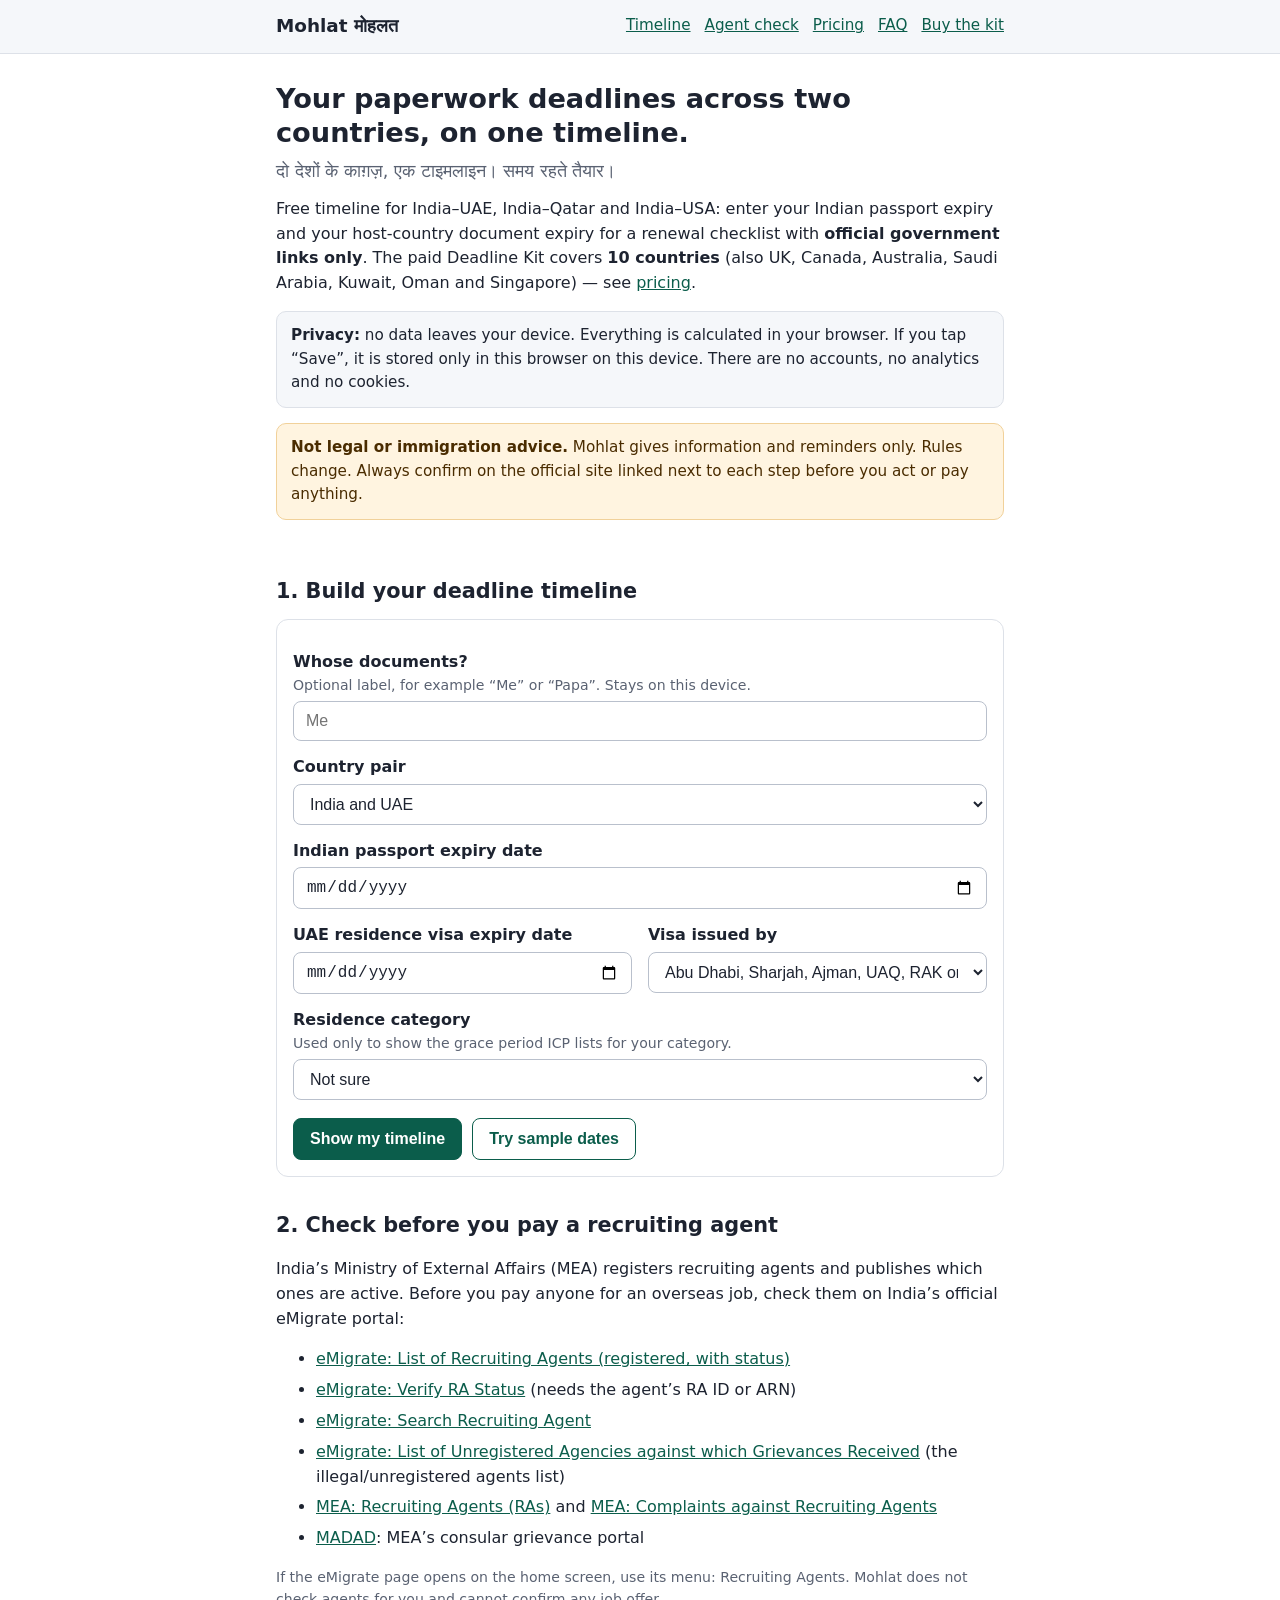
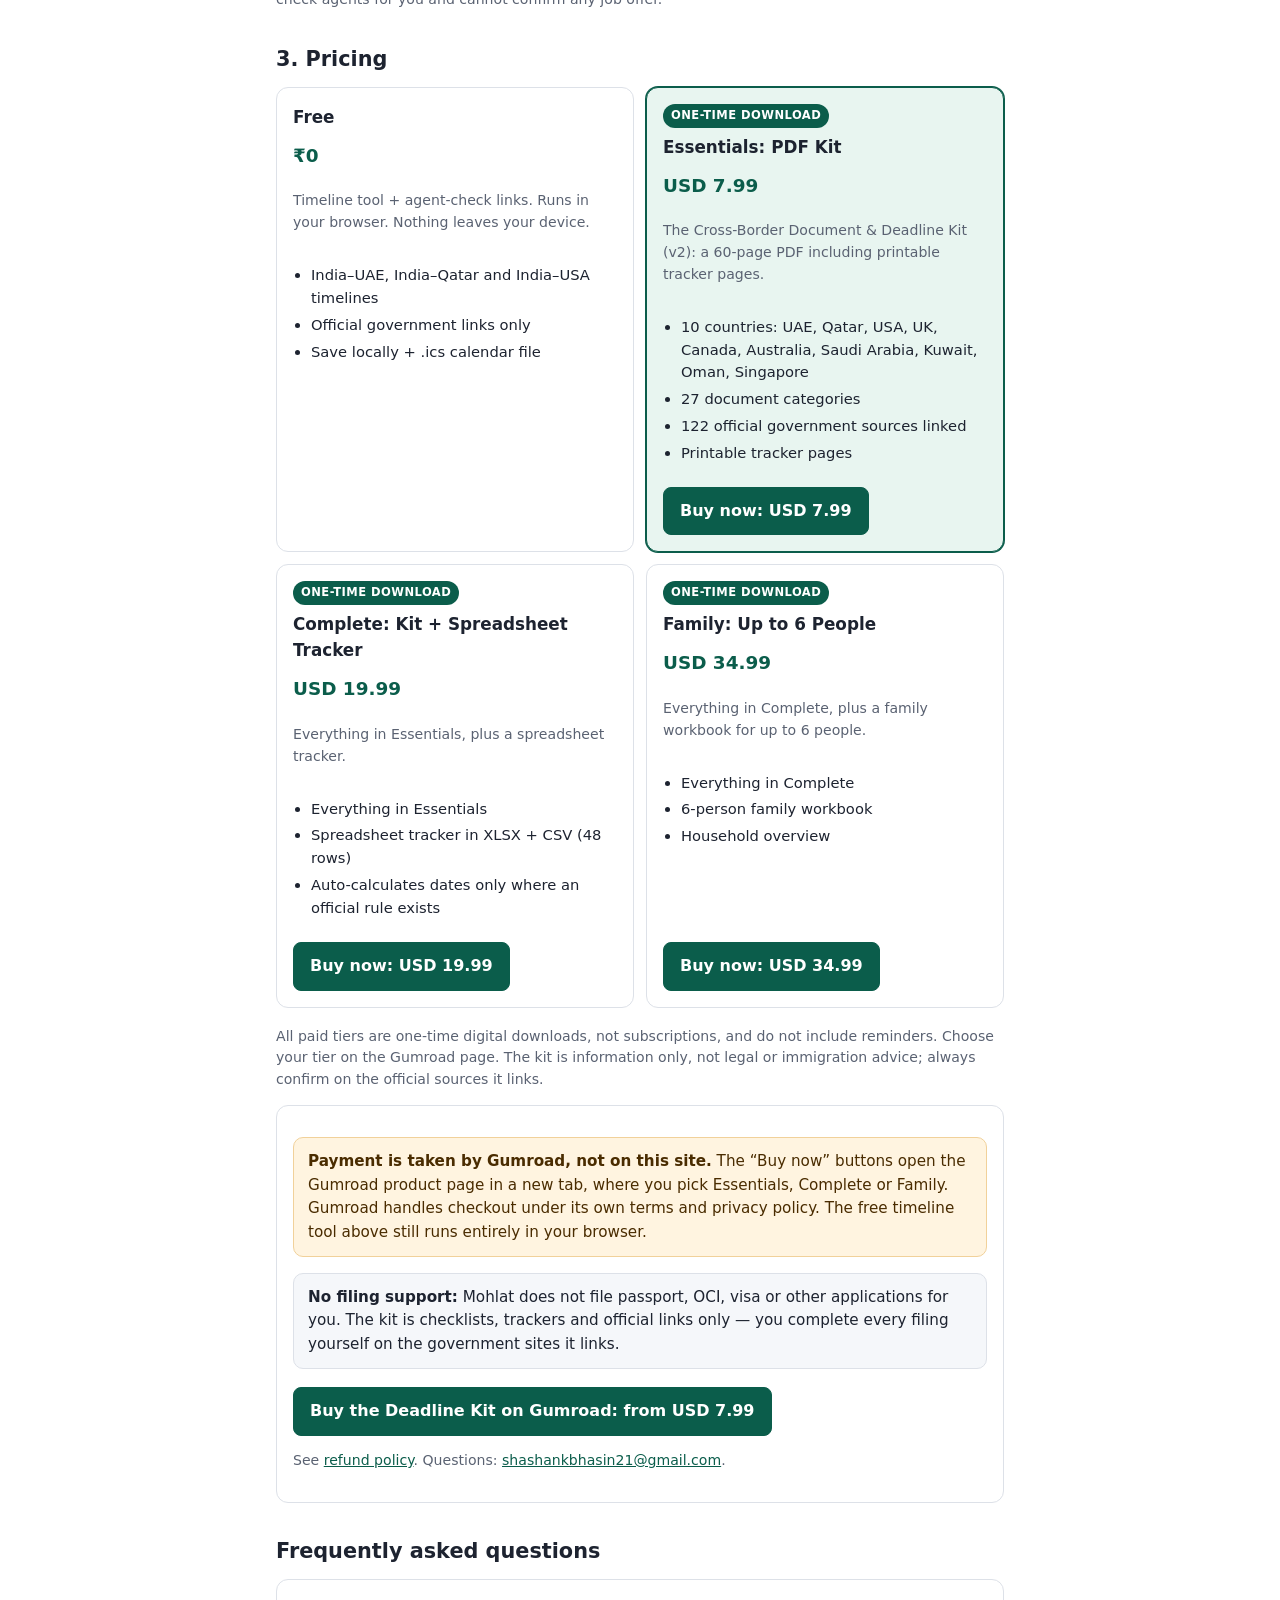
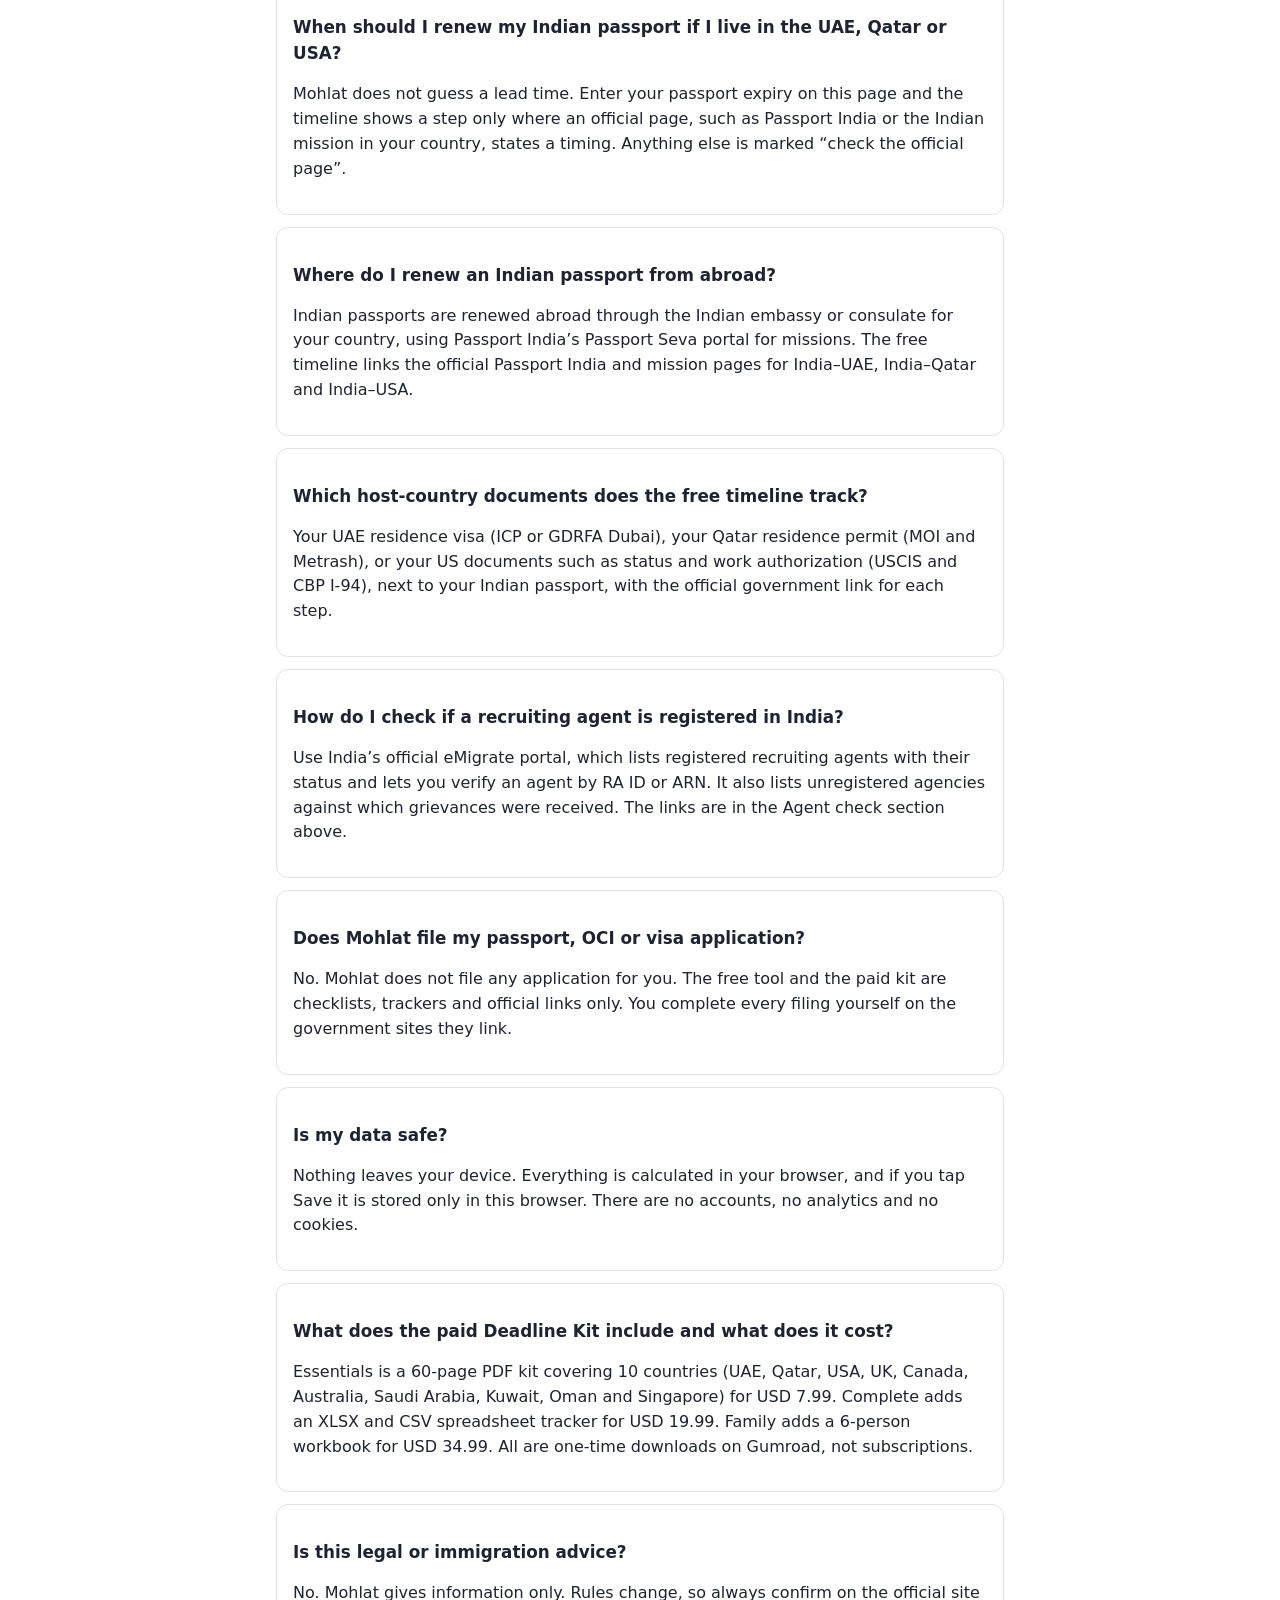
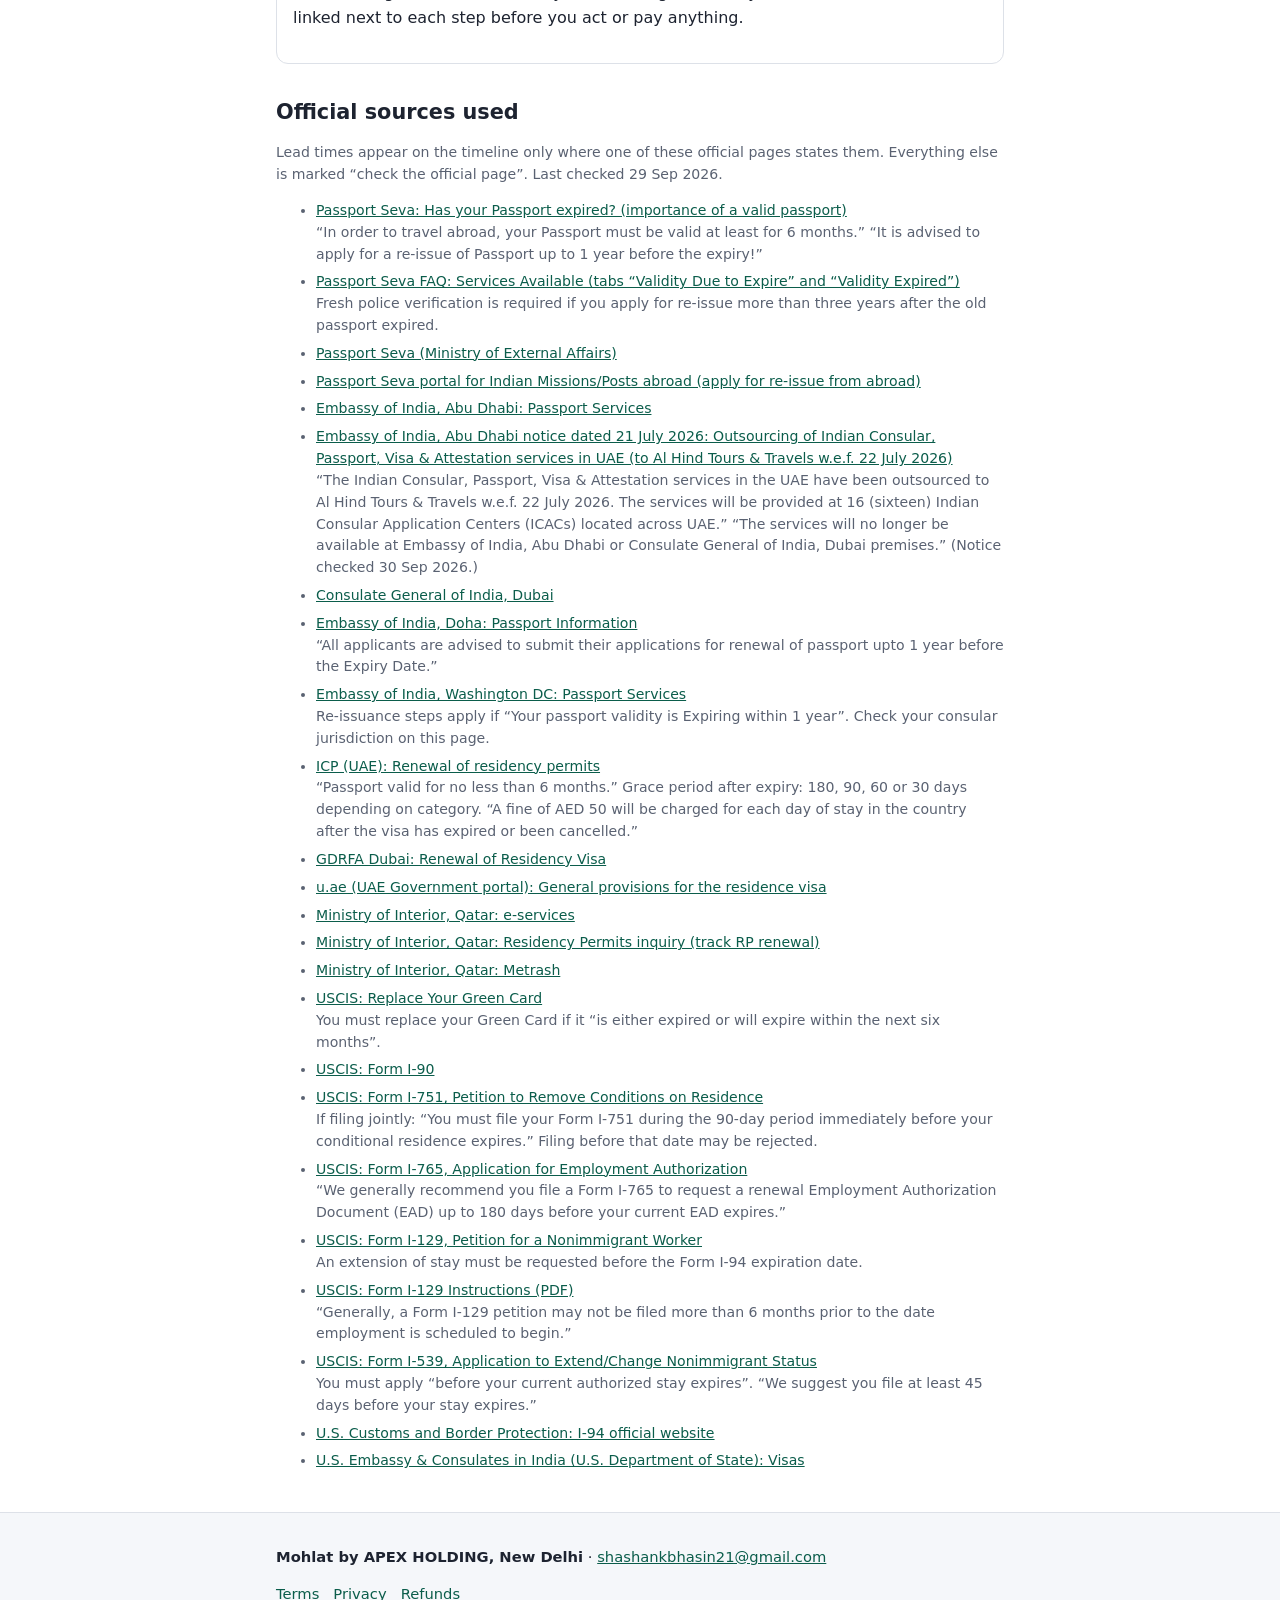
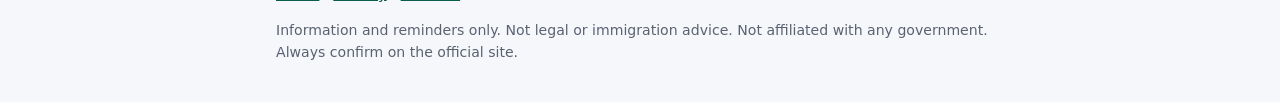
<file: index.html>
<!doctype html>
<html lang="en">
<head>
<meta charset="utf-8">
<meta name="viewport" content="width=device-width,initial-scale=1">
<meta http-equiv="Content-Security-Policy" content="default-src 'self'; script-src 'self'; style-src 'self'; img-src 'self' data:; connect-src 'none'; form-action 'none'; base-uri 'none'; object-src 'none'">
<meta name="referrer" content="no-referrer">
<title>Mohlat: paperwork deadline timeline for India–UAE, India–Qatar and India–USA families</title>
<meta name="description" content="Free tool: enter your Indian passport and UAE residence visa, Qatar QID/residence permit or US document expiry dates. Get a renewal timeline and checklist with official links only. Nothing leaves your device. Paid kit covers 10 countries.">
<link rel="canonical" href="https://shashankbhasin21-spec.github.io/mohlat/">
<meta property="og:title" content="Mohlat: paperwork deadlines for India–UAE, Qatar and USA families">
<meta property="og:description" content="Free browser timeline for Indian passport + UAE/Qatar/US renewals with official links only. Paid kit covers 10 countries. Nothing leaves your device. Not legal advice.">
<meta property="og:url" content="https://shashankbhasin21-spec.github.io/mohlat/">
<meta property="og:type" content="website">
<meta name="twitter:card" content="summary">
<meta name="twitter:title" content="Mohlat: Indian passport + UAE, Qatar, USA renewal timeline">
<meta name="twitter:description" content="Free browser timeline for Indian passport and UAE/Qatar/US document renewals with official links only. Nothing leaves your device. Not legal advice.">
<script type="application/ld+json">{"@context": "https://schema.org", "@type": "FAQPage", "mainEntity": [{"@type": "Question", "name": "When should I renew my Indian passport if I live in the UAE, Qatar or USA?", "acceptedAnswer": {"@type": "Answer", "text": "Mohlat does not guess a lead time. Enter your passport expiry on this page and the timeline shows a step only where an official page, such as Passport India or the Indian mission in your country, states a timing. Anything else is marked “check the official page”."}}, {"@type": "Question", "name": "Where do I renew an Indian passport from abroad?", "acceptedAnswer": {"@type": "Answer", "text": "Indian passports are renewed abroad through the Indian embassy or consulate for your country, using Passport India’s Passport Seva portal for missions. The free timeline links the official Passport India and mission pages for India–UAE, India–Qatar and India–USA."}}, {"@type": "Question", "name": "Which host-country documents does the free timeline track?", "acceptedAnswer": {"@type": "Answer", "text": "Your UAE residence visa (ICP or GDRFA Dubai), your Qatar residence permit (MOI and Metrash), or your US documents such as status and work authorization (USCIS and CBP I-94), next to your Indian passport, with the official government link for each step."}}, {"@type": "Question", "name": "How do I check if a recruiting agent is registered in India?", "acceptedAnswer": {"@type": "Answer", "text": "Use India’s official eMigrate portal, which lists registered recruiting agents with their status and lets you verify an agent by RA ID or ARN. It also lists unregistered agencies against which grievances were received. The links are in the Agent check section above."}}, {"@type": "Question", "name": "Does Mohlat file my passport, OCI or visa application?", "acceptedAnswer": {"@type": "Answer", "text": "No. Mohlat does not file any application for you. The free tool and the paid kit are checklists, trackers and official links only. You complete every filing yourself on the government sites they link."}}, {"@type": "Question", "name": "Is my data safe?", "acceptedAnswer": {"@type": "Answer", "text": "Nothing leaves your device. Everything is calculated in your browser, and if you tap Save it is stored only in this browser. There are no accounts, no analytics and no cookies."}}, {"@type": "Question", "name": "What does the paid Deadline Kit include and what does it cost?", "acceptedAnswer": {"@type": "Answer", "text": "Essentials is a 60-page PDF kit covering 10 countries (UAE, Qatar, USA, UK, Canada, Australia, Saudi Arabia, Kuwait, Oman and Singapore) for USD 7.99. Complete adds an XLSX and CSV spreadsheet tracker for USD 19.99. Family adds a 6-person workbook for USD 34.99. All are one-time downloads on Gumroad, not subscriptions."}}, {"@type": "Question", "name": "Is this legal or immigration advice?", "acceptedAnswer": {"@type": "Answer", "text": "No. Mohlat gives information only. Rules change, so always confirm on the official site linked next to each step before you act or pay anything."}}]}</script>
<script type="application/ld+json">{"@context": "https://schema.org", "@type": "Product", "name": "Mohlat Cross-Border Document & Deadline Kit", "description": "60-page PDF kit with printable trackers for Indian families abroad: document and renewal checklists for 10 countries with official government sources linked. Information only, no filing support.", "url": "https://shashankbhasin21-spec.github.io/mohlat/", "brand": {"@type": "Brand", "name": "APEX HOLDING"}, "offers": [{"@type": "Offer", "name": "Essentials: PDF Kit", "price": "7.99", "priceCurrency": "USD", "availability": "https://schema.org/InStock", "url": "https://bhasinshashank.gumroad.com/l/cvlnzh"}, {"@type": "Offer", "name": "Complete: Kit + Spreadsheet Tracker", "price": "19.99", "priceCurrency": "USD", "availability": "https://schema.org/InStock", "url": "https://bhasinshashank.gumroad.com/l/cvlnzh"}, {"@type": "Offer", "name": "Family: Up to 6 People", "price": "34.99", "priceCurrency": "USD", "availability": "https://schema.org/InStock", "url": "https://bhasinshashank.gumroad.com/l/cvlnzh"}]}</script>
<link rel="icon" href="data:,">
<link rel="stylesheet" href="style.css">
</head>
<body>
<header class="site"><div class="wrap">
  <a class="brand" href="./">Mohlat <span lang="hi">मोहलत</span></a>
  <nav class="top" aria-label="Main"><a href="#tool">Timeline</a><a href="#agents">Agent check</a><a href="#pricing">Pricing</a><a href="#faq">FAQ</a><a href="#buy">Buy the kit</a></nav>
</div></header>

<main class="wrap">
<section class="hero">
  <h1>Your paperwork deadlines across two countries, on one timeline.</h1>
  <p class="tagline-hi" lang="hi">दो देशों के काग़ज़, एक टाइमलाइन। समय रहते तैयार।</p>
  <p class="lead">Free timeline for India–UAE, India–Qatar and India–USA: enter your Indian passport expiry and your host-country document expiry for a renewal checklist with <strong>official government links only</strong>. The paid Deadline Kit covers <strong>10 countries</strong> (also UK, Canada, Australia, Saudi Arabia, Kuwait, Oman and Singapore) — see <a href="#pricing">pricing</a>.</p>
  <p class="note"><strong>Privacy:</strong> no data leaves your device. Everything is calculated in your browser. If you tap “Save”, it is stored only in this browser on this device. There are no accounts, no analytics and no cookies.</p>
  <p class="note warn"><strong>Not legal or immigration advice.</strong> Mohlat gives information and reminders only. Rules change. Always confirm on the official site linked next to each step before you act or pay anything.</p>
</section>

<section id="tool" aria-labelledby="tool-h">
  <h2 id="tool-h">1. Build your deadline timeline</h2>
  <div class="card" id="form-card">
  <form id="f" novalidate>
    <label for="who">Whose documents? <span class="hint">Optional label, for example “Me” or “Papa”. Stays on this device.</span></label>
    <input type="text" id="who" maxlength="40" autocomplete="off" placeholder="Me">

    <label for="pair">Country pair</label>
    <select id="pair" required>
      <option value="uae">India and UAE</option>
      <option value="qatar">India and Qatar</option>
      <option value="usa">India and USA</option>
    </select>

    <label for="pp">Indian passport expiry date</label>
    <input type="date" id="pp" required>

    <fieldset id="fs-uae">
      <div class="row two">
        <div>
          <label for="uae-date">UAE residence visa expiry date</label>
          <input type="date" id="uae-date">
        </div>
        <div>
          <label for="uae-em">Visa issued by</label>
          <select id="uae-em">
            <option value="icp">Abu Dhabi, Sharjah, Ajman, UAQ, RAK or Fujairah (ICP)</option>
            <option value="dxb">Dubai (GDRFA Dubai)</option>
          </select>
        </div>
      </div>
      <label for="uae-cat">Residence category <span class="hint">Used only to show the grace period ICP lists for your category.</span></label>
      <select id="uae-cat">
        <option value="unknown">Not sure</option>
        <option value="180">Golden, Green or Blue Residence holder, or their family member (and other groups ICP lists for 180 days)</option>
        <option value="90">Skilled worker, levels 1–3, or property owner</option>
        <option value="60">Residence issued with a guarantor or host</option>
        <option value="30">All other categories (for example a regular employment or family visa)</option>
      </select>
    </fieldset>

    <fieldset id="fs-qatar" class="hidden">
      <label for="qa-date">Qatar residence permit (QID) expiry date</label>
      <input type="date" id="qa-date">
    </fieldset>

    <fieldset id="fs-usa" class="hidden">
      <div class="row two">
        <div>
          <label for="us-type">US document</label>
          <select id="us-type">
            <option value="gc10">Green Card (10-year)</option>
            <option value="gc2">Conditional Green Card (2-year)</option>
            <option value="ead">Employment Authorization Document (EAD)</option>
            <option value="h1b">I-94 end date: H-1B / L-1 or other employer-petition status</option>
            <option value="i539">I-94 end date: H-4, L-2, B-1/B-2 or other status extended with Form I-539</option>
            <option value="visa">US visa stamp in passport (for travel)</option>
          </select>
        </div>
        <div>
          <label for="us-date">Expiry / end date on that document</label>
          <input type="date" id="us-date">
        </div>
      </div>
    </fieldset>

    <p id="err" class="note danger hidden" role="alert"></p>
    <div class="btns">
      <button type="submit">Show my timeline</button>
      <button type="button" class="secondary" id="sample">Try sample dates</button>
    </div>
  </form>
  </div>

  <div id="out" class="hidden" aria-live="polite">
    <h3 id="out-h">Your timeline</h3>
    <div id="alerts"></div>
    <ol class="timeline" id="tl"></ol>
    <h3>Checklist</h3>
    <ul class="check" id="cl"></ul>
    <div class="btns">
      <button type="button" id="save">Save in this browser</button>
      <button type="button" class="secondary" id="ics">Download calendar file (.ics)</button>
      <button type="button" class="secondary" id="print">Print</button>
    </div>
    <p class="small">The calendar file is created on your device. Add it to your phone calendar for free alerts.</p>
    <p class="small">Official sources last checked by us: 29 Sep 2026. Rules can change after that date.</p>
  </div>

  <div id="saved-wrap" class="card hidden">
    <h3 class="mt0">Saved in this browser</h3>
    <div id="saved"></div>
    <button type="button" class="link" id="wipe">Delete all Mohlat data from this browser</button>
  </div>
</section>

<section id="agents" aria-labelledby="agents-h">
  <h2 id="agents-h">2. Check before you pay a recruiting agent</h2>
  <p>India’s Ministry of External Affairs (MEA) registers recruiting agents and publishes which ones are active. Before you pay anyone for an overseas job, check them on India’s official eMigrate portal:</p>
  <ul class="links">
    <li><a href="https://www.emigrate.gov.in/#/emigrate/emigrant/list-of-ra-consolidate-report" rel="noopener">eMigrate: List of Recruiting Agents (registered, with status)</a></li>
    <li><a href="https://www.emigrate.gov.in/#/emigrate/recruiting-agent/verify-ra-status" rel="noopener">eMigrate: Verify RA Status</a> (needs the agent’s RA ID or ARN)</li>
    <li><a href="https://www.emigrate.gov.in/#/emigrate/emigrant/find-recruiting-agent" rel="noopener">eMigrate: Search Recruiting Agent</a></li>
    <li><a href="https://www.emigrate.gov.in/#/emigrate/recruiting-agent/list-of-unregistered-ra-agencies-or-agents" rel="noopener">eMigrate: List of Unregistered Agencies against which Grievances Received</a> (the illegal/unregistered agents list)</li>
    <li><a href="https://www.mea.gov.in/ras" rel="noopener">MEA: Recruiting Agents (RAs)</a> and <a href="https://www.mea.gov.in/complaints-against-recruiting-agents" rel="noopener">MEA: Complaints against Recruiting Agents</a></li>
    <li><a href="https://madad.gov.in/" rel="noopener">MADAD</a>: MEA’s consular grievance portal</li>
  </ul>
  <p class="small">If the eMigrate page opens on the home screen, use its menu: Recruiting Agents. Mohlat does not check agents for you and cannot confirm any job offer.</p>
</section>

<section id="reminders" aria-labelledby="rem-h">
  <h2 id="rem-h">3. Pricing</h2>

  <div id="pricing" class="price-grid" aria-label="Plans">
    <article class="price-card">
      <h3 class="mt0">Free</h3>
      <p class="price-amt">₹0</p>
      <p class="small">Timeline tool + agent-check links. Runs in your browser. Nothing leaves your device.</p>
      <ul class="price-feats">
        <li>India–UAE, India–Qatar and India–USA timelines</li>
        <li>Official government links only</li>
        <li>Save locally + .ics calendar file</li>
      </ul>
    </article>
    <article class="price-card featured" id="buy">
      <p class="price-badge">One-time download</p>
      <h3 class="mt0">Essentials: PDF Kit</h3>
      <p class="price-amt">USD 7.99</p>
      <p class="small">The Cross-Border Document & Deadline Kit (v2): a 60-page PDF including printable tracker pages.</p>
      <ul class="price-feats">
        <li>10 countries: UAE, Qatar, USA, UK, Canada, Australia, Saudi Arabia, Kuwait, Oman, Singapore</li>
        <li>27 document categories</li>
        <li>122 official government sources linked</li>
        <li>Printable tracker pages</li>
      </ul>
      <div class="btns"><a class="button" href="https://bhasinshashank.gumroad.com/l/cvlnzh" target="_blank" rel="noopener">Buy now: USD 7.99</a></div>
    </article>
    <article class="price-card">
      <p class="price-badge">One-time download</p>
      <h3 class="mt0">Complete: Kit + Spreadsheet Tracker</h3>
      <p class="price-amt">USD 19.99</p>
      <p class="small">Everything in Essentials, plus a spreadsheet tracker.</p>
      <ul class="price-feats">
        <li>Everything in Essentials</li>
        <li>Spreadsheet tracker in XLSX + CSV (48 rows)</li>
        <li>Auto-calculates dates only where an official rule exists</li>
      </ul>
      <div class="btns"><a class="button" href="https://bhasinshashank.gumroad.com/l/cvlnzh" target="_blank" rel="noopener">Buy now: USD 19.99</a></div>
    </article>
    <article class="price-card">
      <p class="price-badge">One-time download</p>
      <h3 class="mt0">Family: Up to 6 People</h3>
      <p class="price-amt">USD 34.99</p>
      <p class="small">Everything in Complete, plus a family workbook for up to 6 people.</p>
      <ul class="price-feats">
        <li>Everything in Complete</li>
        <li>6-person family workbook</li>
        <li>Household overview</li>
      </ul>
      <div class="btns"><a class="button" href="https://bhasinshashank.gumroad.com/l/cvlnzh" target="_blank" rel="noopener">Buy now: USD 34.99</a></div>
    </article>
  </div>
  <p class="small">All paid tiers are one-time digital downloads, not subscriptions, and do not include reminders. Choose your tier on the Gumroad page. The kit is information only, not legal or immigration advice; always confirm on the official sources it links.</p>

  <div class="card" id="buy-card">
    <p class="note warn"><strong>Payment is taken by Gumroad, not on this site.</strong> The “Buy now” buttons open the Gumroad product page in a new tab, where you pick Essentials, Complete or Family. Gumroad handles checkout under its own terms and privacy policy. The free timeline tool above still runs entirely in your browser.</p>
    <p class="note"><strong>No filing support:</strong> Mohlat does not file passport, OCI, visa or other applications for you. The kit is checklists, trackers and official links only — you complete every filing yourself on the government sites it links.</p>
    <div class="btns">
      <a class="button" href="https://bhasinshashank.gumroad.com/l/cvlnzh" target="_blank" rel="noopener">Buy the Deadline Kit on Gumroad: from USD 7.99</a>
    </div>
    <p class="small">See <a href="refund.html">refund policy</a>. Questions: <a href="mailto:shashankbhasin21@gmail.com">shashankbhasin21@gmail.com</a>.</p>
  </div>
</section>

<section id="faq" aria-labelledby="faq-h">
  <h2 id="faq-h">Frequently asked questions</h2>
  <div class="card">
    <h3>When should I renew my Indian passport if I live in the UAE, Qatar or USA?</h3>
    <p>Mohlat does not guess a lead time. Enter your passport expiry on this page and the timeline shows a step only where an official page, such as Passport India or the Indian mission in your country, states a timing. Anything else is marked “check the official page”.</p>
  </div>
  <div class="card">
    <h3>Where do I renew an Indian passport from abroad?</h3>
    <p>Indian passports are renewed abroad through the Indian embassy or consulate for your country, using Passport India’s Passport Seva portal for missions. The free timeline links the official Passport India and mission pages for India–UAE, India–Qatar and India–USA.</p>
  </div>
  <div class="card">
    <h3>Which host-country documents does the free timeline track?</h3>
    <p>Your UAE residence visa (ICP or GDRFA Dubai), your Qatar residence permit (MOI and Metrash), or your US documents such as status and work authorization (USCIS and CBP I-94), next to your Indian passport, with the official government link for each step.</p>
  </div>
  <div class="card">
    <h3>How do I check if a recruiting agent is registered in India?</h3>
    <p>Use India’s official eMigrate portal, which lists registered recruiting agents with their status and lets you verify an agent by RA ID or ARN. It also lists unregistered agencies against which grievances were received. The links are in the Agent check section above.</p>
  </div>
  <div class="card">
    <h3>Does Mohlat file my passport, OCI or visa application?</h3>
    <p>No. Mohlat does not file any application for you. The free tool and the paid kit are checklists, trackers and official links only. You complete every filing yourself on the government sites they link.</p>
  </div>
  <div class="card">
    <h3>Is my data safe?</h3>
    <p>Nothing leaves your device. Everything is calculated in your browser, and if you tap Save it is stored only in this browser. There are no accounts, no analytics and no cookies.</p>
  </div>
  <div class="card">
    <h3>What does the paid Deadline Kit include and what does it cost?</h3>
    <p>Essentials is a 60-page PDF kit covering 10 countries (UAE, Qatar, USA, UK, Canada, Australia, Saudi Arabia, Kuwait, Oman and Singapore) for USD 7.99. Complete adds an XLSX and CSV spreadsheet tracker for USD 19.99. Family adds a 6-person workbook for USD 34.99. All are one-time downloads on Gumroad, not subscriptions.</p>
  </div>
  <div class="card">
    <h3>Is this legal or immigration advice?</h3>
    <p>No. Mohlat gives information only. Rules change, so always confirm on the official site linked next to each step before you act or pay anything.</p>
  </div>
</section>

<section aria-labelledby="src-h">
  <h2 id="src-h">Official sources used</h2>
  <p class="small">Lead times appear on the timeline only where one of these official pages states them. Everything else is marked “check the official page”. Last checked 29 Sep 2026.</p>
  <ul class="links small" id="srclist"></ul>
</section>
</main>

<footer class="site"><div class="wrap">
  <p><strong>Mohlat by APEX HOLDING, New Delhi</strong> · <a href="mailto:shashankbhasin21@gmail.com">shashankbhasin21@gmail.com</a></p>
  <nav aria-label="Legal"><a href="terms.html">Terms</a><a href="privacy.html">Privacy</a><a href="refund.html">Refunds</a></nav>
  <p class="small">Information and reminders only. Not legal or immigration advice. Not affiliated with any government. Always confirm on the official site.</p>
</div></footer>
<script src="app.js"></script>
</body>
</html>
</file>
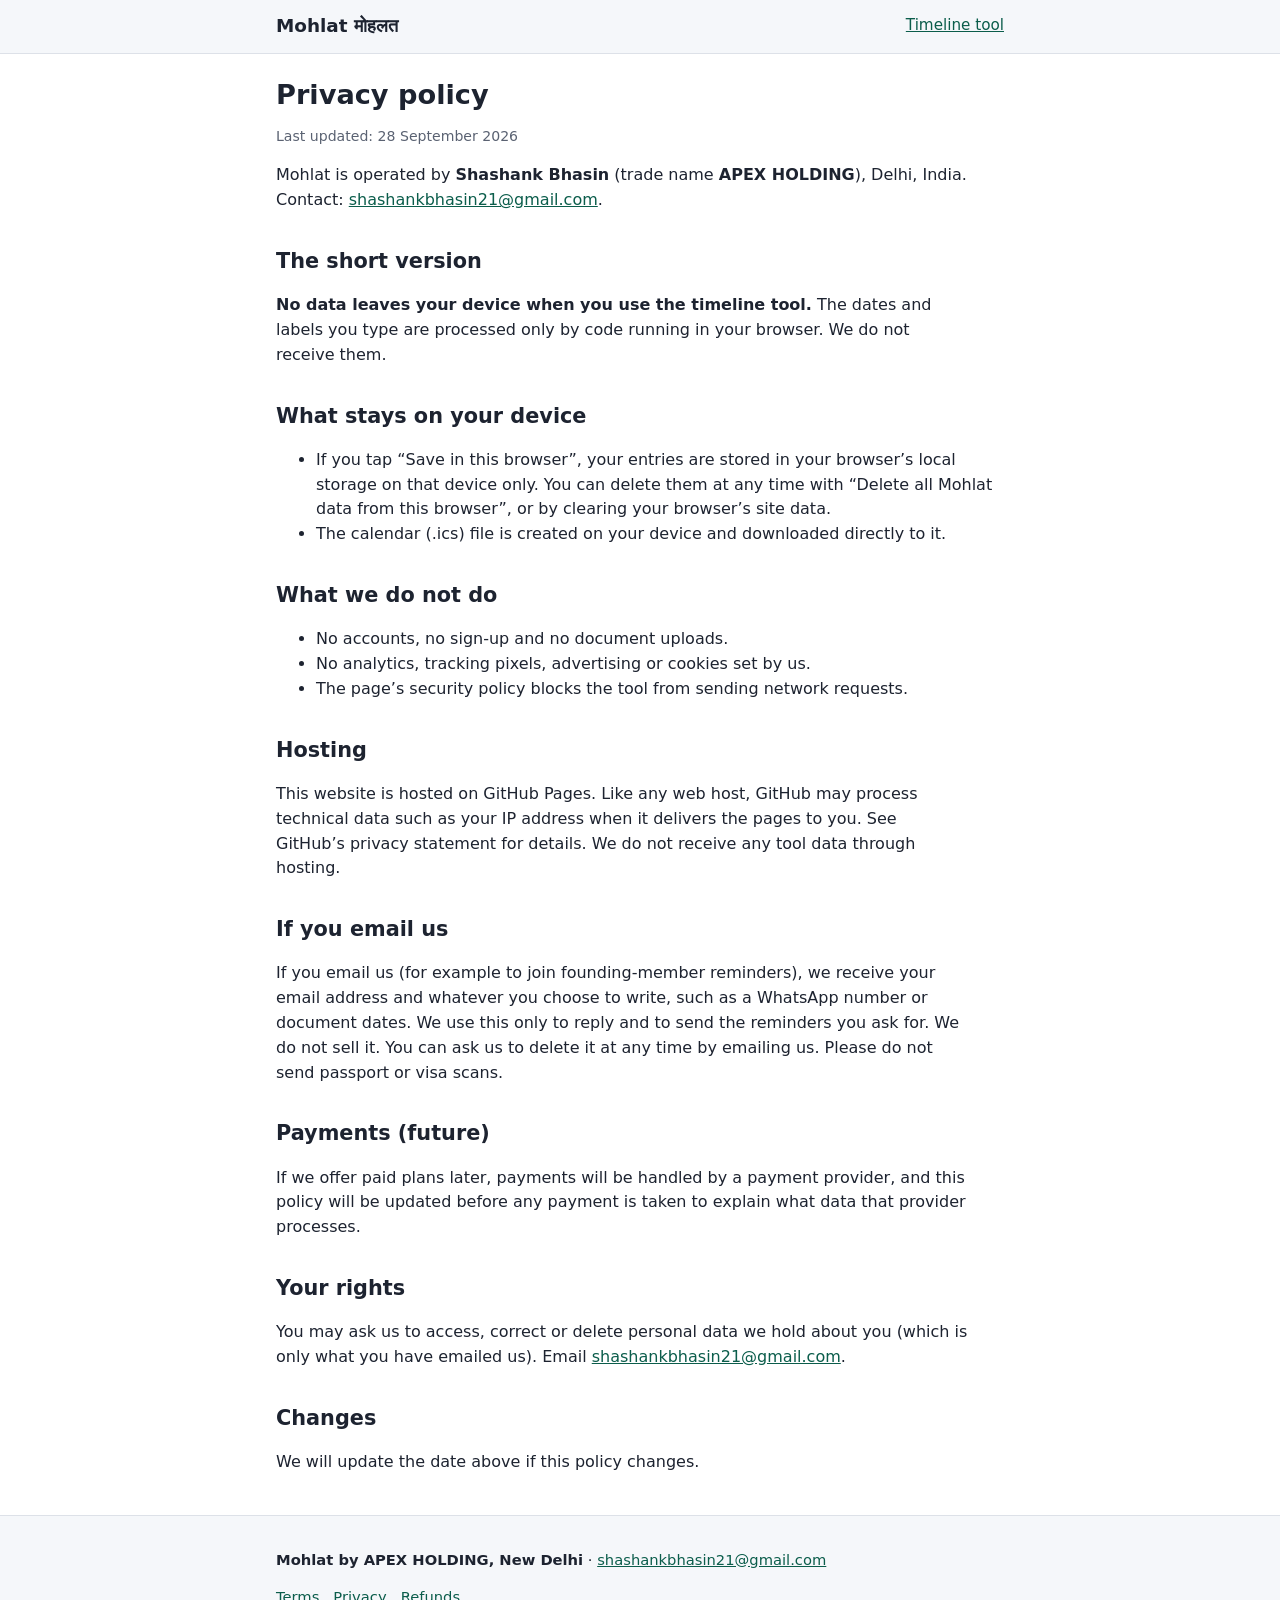
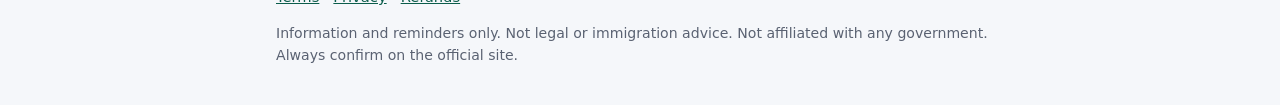
<file: privacy.html>
<!doctype html>
<html lang="en">
<head>
<meta charset="utf-8">
<meta name="viewport" content="width=device-width,initial-scale=1">
<meta http-equiv="Content-Security-Policy" content="default-src 'self'; style-src 'self'; img-src 'self' data:; connect-src 'none'; form-action 'none'; base-uri 'none'; object-src 'none'">
<meta name="referrer" content="no-referrer">
<title>Privacy policy · Mohlat</title>
<link rel="icon" href="data:,">
<link rel="stylesheet" href="style.css">
</head>
<body>
<header class="site"><div class="wrap">
  <a class="brand" href="./">Mohlat <span lang="hi">मोहलत</span></a>
  <nav class="top" aria-label="Main"><a href="./">Timeline tool</a></nav>
</div></header>
<main class="wrap doc">
<h1>Privacy policy</h1>
<p class="small">Last updated: 28 September 2026</p>
<p>Mohlat is operated by <strong>Shashank Bhasin</strong> (trade name <strong>APEX HOLDING</strong>), Delhi, India. Contact: <a href="mailto:shashankbhasin21@gmail.com">shashankbhasin21@gmail.com</a>.</p>
<h2>The short version</h2>
<p><strong>No data leaves your device when you use the timeline tool.</strong> The dates and labels you type are processed only by code running in your browser. We do not receive them.</p>
<h2>What stays on your device</h2>
<ul>
  <li>If you tap “Save in this browser”, your entries are stored in your browser’s local storage on that device only. You can delete them at any time with “Delete all Mohlat data from this browser”, or by clearing your browser’s site data.</li>
  <li>The calendar (.ics) file is created on your device and downloaded directly to it.</li>
</ul>
<h2>What we do not do</h2>
<ul>
  <li>No accounts, no sign-up and no document uploads.</li>
  <li>No analytics, tracking pixels, advertising or cookies set by us.</li>
  <li>The page’s security policy blocks the tool from sending network requests.</li>
</ul>
<h2>Hosting</h2>
<p>This website is hosted on GitHub Pages. Like any web host, GitHub may process technical data such as your IP address when it delivers the pages to you. See GitHub’s privacy statement for details. We do not receive any tool data through hosting.</p>
<h2>If you email us</h2>
<p>If you email us (for example to join founding-member reminders), we receive your email address and whatever you choose to write, such as a WhatsApp number or document dates. We use this only to reply and to send the reminders you ask for. We do not sell it. You can ask us to delete it at any time by emailing us. Please do not send passport or visa scans.</p>
<h2>Payments (future)</h2>
<p>If we offer paid plans later, payments will be handled by a payment provider, and this policy will be updated before any payment is taken to explain what data that provider processes.</p>
<h2>Your rights</h2>
<p>You may ask us to access, correct or delete personal data we hold about you (which is only what you have emailed us). Email <a href="mailto:shashankbhasin21@gmail.com">shashankbhasin21@gmail.com</a>.</p>
<h2>Changes</h2>
<p>We will update the date above if this policy changes.</p>
</main>
<footer class="site"><div class="wrap">
  <p><strong>Mohlat by APEX HOLDING, New Delhi</strong> · <a href="mailto:shashankbhasin21@gmail.com">shashankbhasin21@gmail.com</a></p>
  <nav aria-label="Legal"><a href="terms.html">Terms</a><a href="privacy.html">Privacy</a><a href="refund.html">Refunds</a></nav>
  <p class="small">Information and reminders only. Not legal or immigration advice. Not affiliated with any government. Always confirm on the official site.</p>
</div></footer>
</body>
</html>
</file>
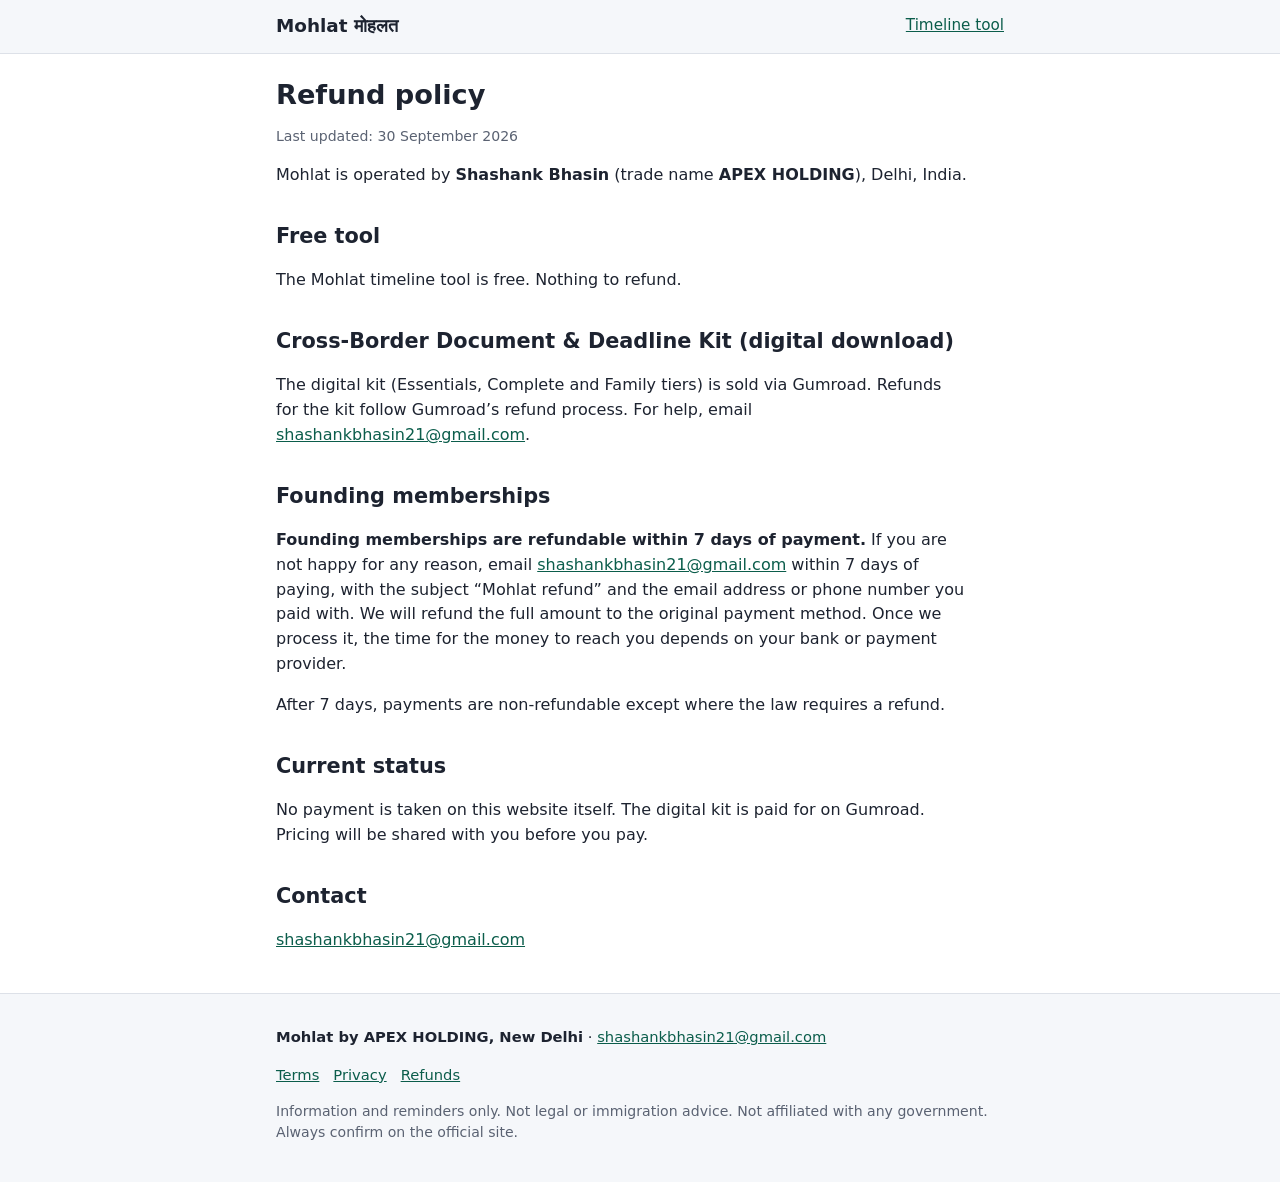
<file: refund.html>
<!doctype html>
<html lang="en">
<head>
<meta charset="utf-8">
<meta name="viewport" content="width=device-width,initial-scale=1">
<meta http-equiv="Content-Security-Policy" content="default-src 'self'; style-src 'self'; img-src 'self' data:; connect-src 'none'; form-action 'none'; base-uri 'none'; object-src 'none'">
<meta name="referrer" content="no-referrer">
<title>Refund policy · Mohlat</title>
<link rel="icon" href="data:,">
<link rel="stylesheet" href="style.css">
</head>
<body>
<header class="site"><div class="wrap">
  <a class="brand" href="./">Mohlat <span lang="hi">मोहलत</span></a>
  <nav class="top" aria-label="Main"><a href="./">Timeline tool</a></nav>
</div></header>
<main class="wrap doc">
<h1>Refund policy</h1>
<p class="small">Last updated: 30 September 2026</p>
<p>Mohlat is operated by <strong>Shashank Bhasin</strong> (trade name <strong>APEX HOLDING</strong>), Delhi, India.</p>
<h2>Free tool</h2>
<p>The Mohlat timeline tool is free. Nothing to refund.</p>
<h2>Cross-Border Document &amp; Deadline Kit (digital download)</h2>
<p>The digital kit (Essentials, Complete and Family tiers) is sold via Gumroad. Refunds for the kit follow Gumroad’s refund process. For help, email <a href="mailto:shashankbhasin21@gmail.com">shashankbhasin21@gmail.com</a>.</p>
<h2>Founding memberships</h2>
<p><strong>Founding memberships are refundable within 7 days of payment.</strong> If you are not happy for any reason, email <a href="mailto:shashankbhasin21@gmail.com">shashankbhasin21@gmail.com</a> within 7 days of paying, with the subject “Mohlat refund” and the email address or phone number you paid with. We will refund the full amount to the original payment method. Once we process it, the time for the money to reach you depends on your bank or payment provider.</p>
<p>After 7 days, payments are non-refundable except where the law requires a refund.</p>
<h2>Current status</h2>
<p>No payment is taken on this website itself. The digital kit is paid for on Gumroad. Pricing will be shared with you before you pay.</p>
<h2>Contact</h2>
<p><a href="mailto:shashankbhasin21@gmail.com">shashankbhasin21@gmail.com</a></p>
</main>
<footer class="site"><div class="wrap">
  <p><strong>Mohlat by APEX HOLDING, New Delhi</strong> · <a href="mailto:shashankbhasin21@gmail.com">shashankbhasin21@gmail.com</a></p>
  <nav aria-label="Legal"><a href="terms.html">Terms</a><a href="privacy.html">Privacy</a><a href="refund.html">Refunds</a></nav>
  <p class="small">Information and reminders only. Not legal or immigration advice. Not affiliated with any government. Always confirm on the official site.</p>
</div></footer>
</body>
</html>
</file>
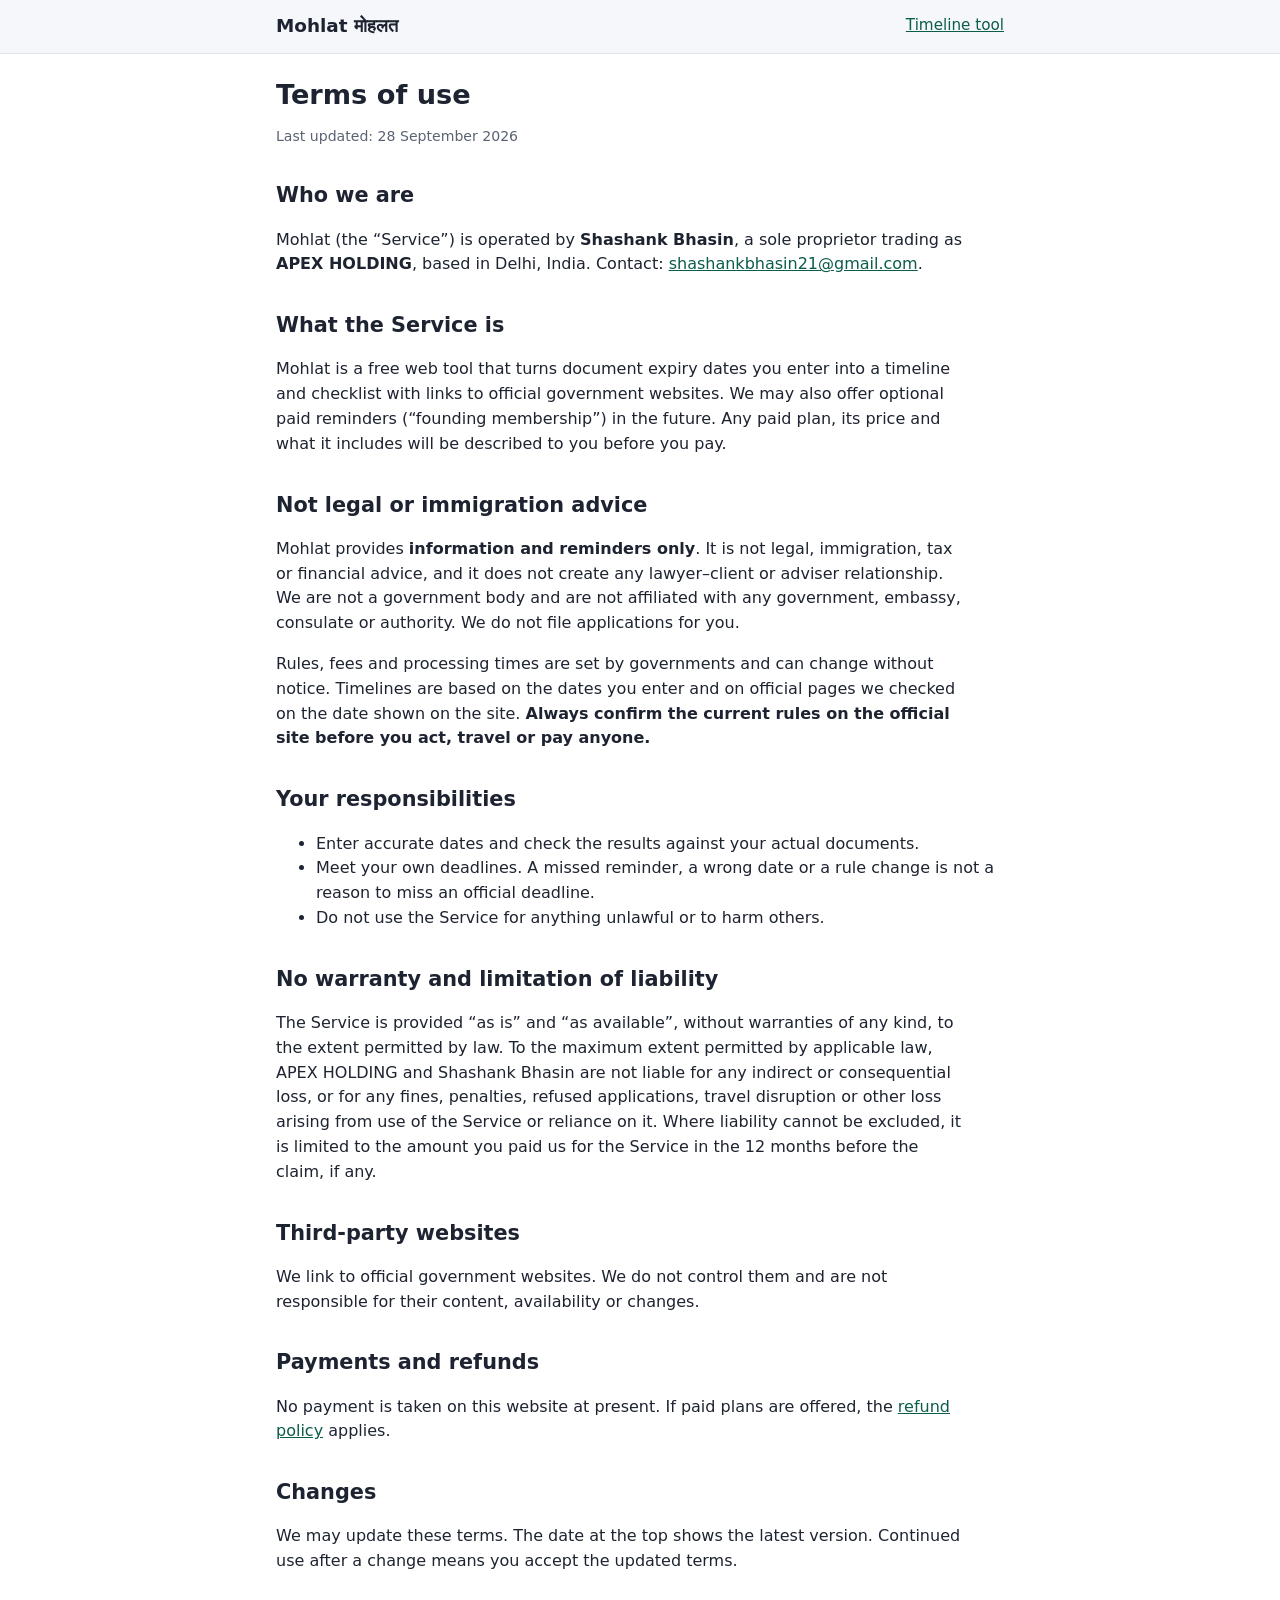
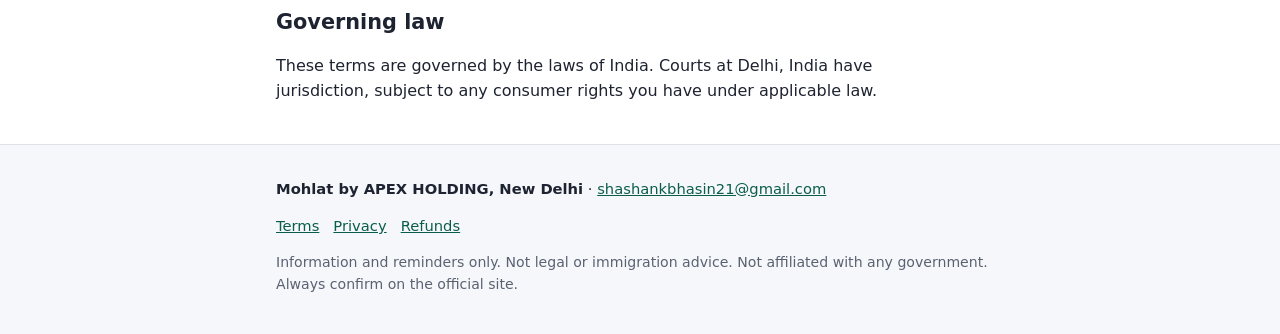
<file: terms.html>
<!doctype html>
<html lang="en">
<head>
<meta charset="utf-8">
<meta name="viewport" content="width=device-width,initial-scale=1">
<meta http-equiv="Content-Security-Policy" content="default-src 'self'; style-src 'self'; img-src 'self' data:; connect-src 'none'; form-action 'none'; base-uri 'none'; object-src 'none'">
<meta name="referrer" content="no-referrer">
<title>Terms of use · Mohlat</title>
<link rel="icon" href="data:,">
<link rel="stylesheet" href="style.css">
</head>
<body>
<header class="site"><div class="wrap">
  <a class="brand" href="./">Mohlat <span lang="hi">मोहलत</span></a>
  <nav class="top" aria-label="Main"><a href="./">Timeline tool</a></nav>
</div></header>
<main class="wrap doc">
<h1>Terms of use</h1>
<p class="small">Last updated: 28 September 2026</p>
<h2>Who we are</h2>
<p>Mohlat (the “Service”) is operated by <strong>Shashank Bhasin</strong>, a sole proprietor trading as <strong>APEX HOLDING</strong>, based in Delhi, India. Contact: <a href="mailto:shashankbhasin21@gmail.com">shashankbhasin21@gmail.com</a>.</p>
<h2>What the Service is</h2>
<p>Mohlat is a free web tool that turns document expiry dates you enter into a timeline and checklist with links to official government websites. We may also offer optional paid reminders (“founding membership”) in the future. Any paid plan, its price and what it includes will be described to you before you pay.</p>
<h2>Not legal or immigration advice</h2>
<p>Mohlat provides <strong>information and reminders only</strong>. It is not legal, immigration, tax or financial advice, and it does not create any lawyer–client or adviser relationship. We are not a government body and are not affiliated with any government, embassy, consulate or authority. We do not file applications for you.</p>
<p>Rules, fees and processing times are set by governments and can change without notice. Timelines are based on the dates you enter and on official pages we checked on the date shown on the site. <strong>Always confirm the current rules on the official site before you act, travel or pay anyone.</strong></p>
<h2>Your responsibilities</h2>
<ul>
  <li>Enter accurate dates and check the results against your actual documents.</li>
  <li>Meet your own deadlines. A missed reminder, a wrong date or a rule change is not a reason to miss an official deadline.</li>
  <li>Do not use the Service for anything unlawful or to harm others.</li>
</ul>
<h2>No warranty and limitation of liability</h2>
<p>The Service is provided “as is” and “as available”, without warranties of any kind, to the extent permitted by law. To the maximum extent permitted by applicable law, APEX HOLDING and Shashank Bhasin are not liable for any indirect or consequential loss, or for any fines, penalties, refused applications, travel disruption or other loss arising from use of the Service or reliance on it. Where liability cannot be excluded, it is limited to the amount you paid us for the Service in the 12 months before the claim, if any.</p>
<h2>Third-party websites</h2>
<p>We link to official government websites. We do not control them and are not responsible for their content, availability or changes.</p>
<h2>Payments and refunds</h2>
<p>No payment is taken on this website at present. If paid plans are offered, the <a href="refund.html">refund policy</a> applies.</p>
<h2>Changes</h2>
<p>We may update these terms. The date at the top shows the latest version. Continued use after a change means you accept the updated terms.</p>
<h2>Governing law</h2>
<p>These terms are governed by the laws of India. Courts at Delhi, India have jurisdiction, subject to any consumer rights you have under applicable law.</p>
</main>
<footer class="site"><div class="wrap">
  <p><strong>Mohlat by APEX HOLDING, New Delhi</strong> · <a href="mailto:shashankbhasin21@gmail.com">shashankbhasin21@gmail.com</a></p>
  <nav aria-label="Legal"><a href="terms.html">Terms</a><a href="privacy.html">Privacy</a><a href="refund.html">Refunds</a></nav>
  <p class="small">Information and reminders only. Not legal or immigration advice. Not affiliated with any government. Always confirm on the official site.</p>
</div></footer>
</body>
</html>
</file>
<file: style.css>
:root{--ink:#1d2330;--muted:#5a6272;--line:#dde1e8;--bg:#ffffff;--soft:#f5f7fa;--accent:#0b5d4b;--accent-ink:#ffffff;--warn:#8a4b00;--warn-bg:#fff4e0;--danger:#9b1c1c;--danger-bg:#fdecec;--ok-bg:#e8f5f0}
*{box-sizing:border-box}
html{-webkit-text-size-adjust:100%}
body{margin:0;font-family:system-ui,-apple-system,"Segoe UI",Roboto,"Noto Sans","Noto Sans Devanagari",Arial,sans-serif;color:var(--ink);background:var(--bg);line-height:1.55;font-size:16px}
a{color:var(--accent)}
a:focus-visible,button:focus-visible,input:focus-visible,select:focus-visible{outline:3px solid #f0b400;outline-offset:2px}
.wrap{max-width:760px;margin:0 auto;padding:0 16px}
header.site{border-bottom:1px solid var(--line);background:var(--soft)}
header.site .wrap{display:flex;align-items:center;justify-content:space-between;gap:12px;padding-top:12px;padding-bottom:12px}
.brand{font-weight:700;font-size:1.15rem;text-decoration:none;color:var(--ink)}
nav.top a{margin-left:14px;font-size:.95rem}
.hero{padding:28px 0 8px}
h1{font-size:1.7rem;line-height:1.25;margin:0 0 8px}
h2{font-size:1.3rem;margin:32px 0 10px}
h3{font-size:1.05rem;margin:18px 0 6px}
.tagline-hi{font-size:1.1rem;color:var(--muted);margin:0 0 12px}
.lead{margin:0 0 12px}
.note{background:var(--soft);border:1px solid var(--line);border-radius:10px;padding:12px 14px;font-size:.95rem}
.note.warn{background:var(--warn-bg);border-color:#f1d19a;color:#4a2c00}
.note.danger{background:var(--danger-bg);border-color:#f3b8b8;color:#5c1010}
.card{border:1px solid var(--line);border-radius:12px;padding:16px;margin:12px 0;background:#fff}
label{display:block;font-weight:600;margin:14px 0 4px}
.hint{display:block;font-weight:400;color:var(--muted);font-size:.88rem}
input[type=date],input[type=text],input[type=email],input[type=tel],select{width:100%;padding:10px 12px;font-size:1rem;border:1px solid #b9c0cc;border-radius:8px;background:#fff;color:var(--ink)}
fieldset{border:0;padding:0;margin:0}
.row{display:grid;grid-template-columns:1fr;gap:0 16px}
@media(min-width:620px){.row.two{grid-template-columns:1fr 1fr}}
.btns{display:flex;flex-wrap:wrap;gap:10px;margin-top:18px}
button,.button{appearance:none;border:1px solid var(--accent);background:var(--accent);color:var(--accent-ink);padding:11px 16px;border-radius:8px;font-size:1rem;font-weight:600;cursor:pointer;text-decoration:none;display:inline-block}
button.secondary,.button.secondary{background:#fff;color:var(--accent)}
button.link{background:none;border:0;color:var(--danger);padding:6px 0;font-weight:500;text-decoration:underline}
.hidden{display:none!important}
ol.timeline{list-style:none;margin:0;padding:0;border-left:3px solid var(--line);margin-left:6px}
ol.timeline li{position:relative;padding:0 0 18px 18px}
ol.timeline li::before{content:"";position:absolute;left:-9px;top:6px;width:15px;height:15px;border-radius:50%;background:#fff;border:3px solid var(--accent)}
ol.timeline li.k-expiry::before{border-color:var(--danger)}
ol.timeline li.k-warning::before{border-color:var(--warn)}
ol.timeline li.k-check::before{border-color:#7a8394}
.t-date{font-weight:700}
.t-rel{font-size:.85rem;color:var(--muted);margin-left:6px}
.badge{display:inline-block;font-size:.75rem;font-weight:700;padding:2px 8px;border-radius:99px;margin-left:6px;vertical-align:middle}
.badge.now{background:var(--danger-bg);color:var(--danger)}
.badge.soon{background:var(--warn-bg);color:var(--warn)}
.badge.past{background:#eceef2;color:#4a5160}
.t-title{font-weight:600;margin:2px 0}
.t-detail{margin:2px 0 4px;font-size:.95rem}
.t-src{font-size:.85rem;color:var(--muted)}
.t-src a{word-break:break-word}
ul.check{padding-left:0;list-style:none;margin:6px 0}
ul.check li{padding:4px 0 4px 28px;position:relative}
ul.check li input{position:absolute;left:0;top:7px;width:18px;height:18px}
.links li{margin:6px 0}
.small{font-size:.88rem;color:var(--muted)}
.saved-item{display:flex;justify-content:space-between;align-items:center;gap:8px;border-bottom:1px solid var(--line);padding:8px 0}
.saved-item button{padding:6px 10px;font-size:.9rem}
footer.site{border-top:1px solid var(--line);margin-top:40px;background:var(--soft);font-size:.92rem}
footer.site .wrap{padding-top:18px;padding-bottom:24px}
footer.site nav a{margin-right:14px}
.doc h1{margin-top:24px}
.doc p,.doc li{max-width:68ch}
@media print{header.site,footer.site,#form-card,.btns,#reminders,#agents{display:none}}
.mt0{margin-top:0}
label.inline{display:inline;font-weight:400;margin:0}
.brand{white-space:nowrap}
nav.top{display:flex;flex-wrap:wrap;justify-content:flex-end;gap:4px 14px}
nav.top a{margin-left:0;white-space:nowrap}

.price-grid{display:grid;grid-template-columns:1fr;gap:12px;margin:12px 0 18px}
@media(min-width:620px){.price-grid{grid-template-columns:1fr 1fr}}
.price-card{border:1px solid var(--line);border-radius:12px;padding:16px;background:#fff;display:flex;flex-direction:column;gap:6px}
.price-card.featured{border-color:var(--accent);box-shadow:0 0 0 1px var(--accent);background:var(--ok-bg)}
.price-badge{display:inline-block;align-self:flex-start;margin:0;font-size:.72rem;font-weight:700;letter-spacing:.04em;text-transform:uppercase;background:var(--accent);color:var(--accent-ink);padding:3px 8px;border-radius:99px}
.price-amt{font-size:1.15rem;font-weight:700;margin:0;color:var(--accent)}
.price-or{font-weight:500;color:var(--muted);font-size:.9rem}
.price-feats{margin:6px 0 0;padding-left:18px;font-size:.92rem}
.price-feats li{margin:4px 0}
.price-card .btns{margin-top:auto;padding-top:12px}
.price-card h3{overflow-wrap:anywhere}
#buy-card .note{margin-bottom:12px}
</file>
